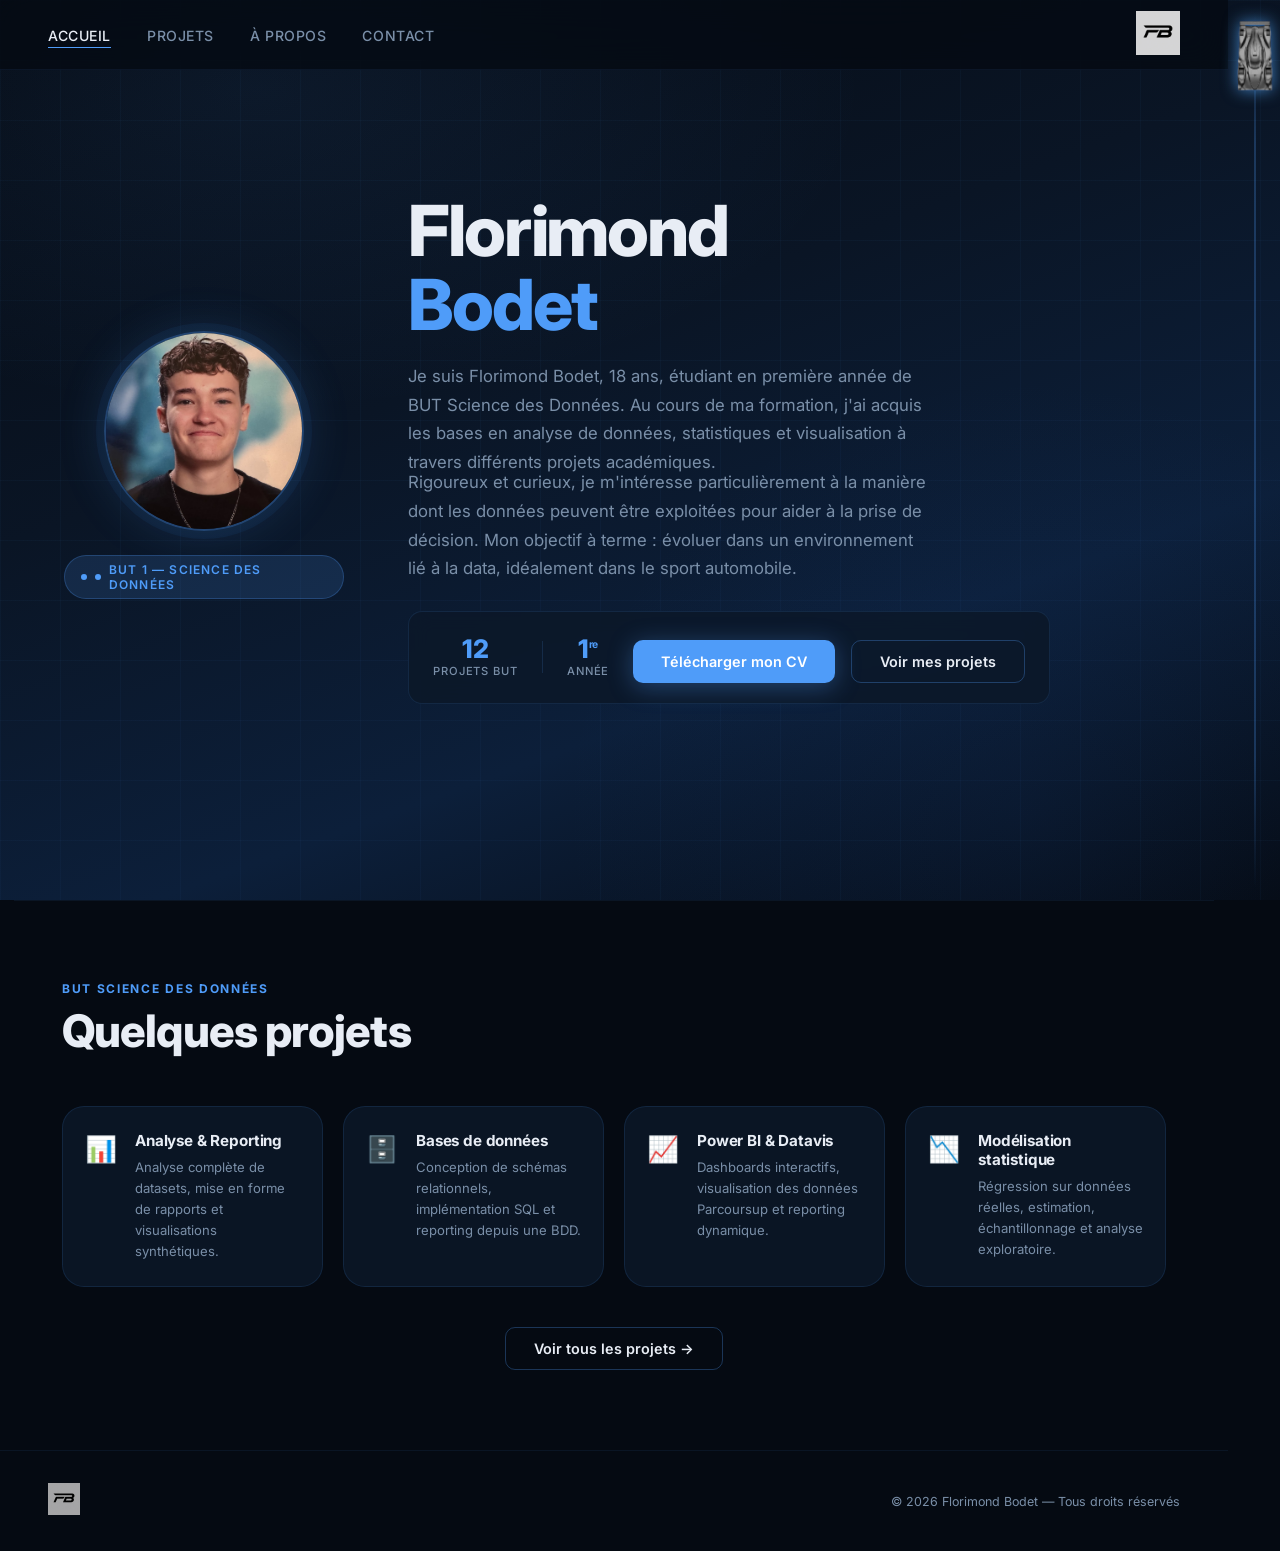
<file: index.html>
<!DOCTYPE html>
<html lang="fr">
<head>
<meta charset="UTF-8">
<meta name="viewport" content="width=device-width, initial-scale=1.0">
<title>Accueil — Florimond Bodet</title>
<link rel="stylesheet" href="style.css">
<link rel="preconnect" href="https://fonts.googleapis.com">
<link href="https://fonts.googleapis.com/css2?family=Inter:wght@400;500;600;700;800&display=swap" rel="stylesheet">
</head>
<body>

<div class="bg-layer"></div>
<div class="bg-grid"></div>

<!-- SCROLLBAR VOITURE -->
<div class="car-scrollbar">
    <div class="car-track"></div>
    <div class="car-track-progress"></div>
    <img src="image_lmp2.png" class="car-thumb" alt="LMP2">
</div>

<!-- NAV -->
<nav id="main-nav">
    <ul class="nav-links">
        <li><a href="index.html" class="active">Accueil</a></li>
        <li><a href="projets.html">Projets</a></li>
        <li><a href="apropos.html">À propos</a></li>
        <li><a href="contact.html">Contact</a></li>
    </ul>
    <div class="nav-logo">
        <img src="FB_Logo_Black.png" alt="FB Logo">
    </div>
</nav>

<!-- HERO -->
<header id="hero">
    <div class="hero-inner">

        <!-- Colonne gauche : photo -->
        <div class="hero-left reveal">
            <div class="hero-photo-wrap">
                <img src="IMG_7361.jpg" class="hero-photo" alt="Florimond Bodet"
                     onerror="this.parentElement.innerHTML='<div class=\'photo-placeholder\'>FB</div>'">
            </div>
            <div class="hero-tag">
                <span class="tag-dot"></span>
                BUT 1 — Science des Données
            </div>
        </div>

        <!-- Colonne droite : texte -->
        <div class="hero-right reveal" style="transition-delay:0.1s">
            <h1>Florimond<br><span>Bodet</span></h1>

            <p class="hero-desc">
                Je suis Florimond Bodet, 18 ans, étudiant en première année de BUT Science des Données.
                Au cours de ma formation, j'ai acquis les bases en analyse de données, statistiques
                et visualisation à travers différents projets académiques.
            </p>

            <p class="hero-desc" style="margin-top: -8px;">
                Rigoureux et curieux, je m'intéresse particulièrement à la manière dont les données
                peuvent être exploitées pour aider à la prise de décision. Mon objectif à terme :
                évoluer dans un environnement lié à la data, idéalement dans le sport automobile.
            </p>

            <div class="hero-stats">
                <div class="stat-item">
                    <span class="stat-num">12</span>
                    <span class="stat-label">Projets BUT</span>
                </div>
                <div class="stat-sep"></div>
                <div class="stat-item">
                    <span class="stat-num">1<sup>re</sup></span>
                    <span class="stat-label">Année</span>
                </div>
            

            <div class="hero-actions">
                <a href="CV Florimond Bodet été2026 v1.pdf" class="btn btn-primary">Télécharger mon CV</a>
                <a href="projets.html" class="btn btn-ghost">Voir mes projets</a>
            </div>
        </div>

    </div>
</header>

<!-- SECTION : aperçu projets -->
<section class="section home-projects-section">
    <div class="section-header reveal">
        <span class="section-label">BUT Science des Données</span>
        <h2>Quelques projets</h2>
    </div>
    <div class="home-projects-grid">
        <div class="home-project-card reveal">
            <div class="hpc-icon">📊</div>
            <div class="hpc-body">
                <h3>Analyse & Reporting</h3>
                <p>Analyse complète de datasets, mise en forme de rapports et visualisations synthétiques.</p>
            </div>
        </div>
        <div class="home-project-card reveal" style="transition-delay:0.07s">
            <div class="hpc-icon">🗄️</div>
            <div class="hpc-body">
                <h3>Bases de données</h3>
                <p>Conception de schémas relationnels, implémentation SQL et reporting depuis une BDD.</p>
            </div>
        </div>
        <div class="home-project-card reveal" style="transition-delay:0.14s">
            <div class="hpc-icon">📈</div>
            <div class="hpc-body">
                <h3>Power BI & Datavis</h3>
                <p>Dashboards interactifs, visualisation des données Parcoursup et reporting dynamique.</p>
            </div>
        </div>
        <div class="home-project-card reveal" style="transition-delay:0.21s">
            <div class="hpc-icon">📉</div>
            <div class="hpc-body">
                <h3>Modélisation statistique</h3>
                <p>Régression sur données réelles, estimation, échantillonnage et analyse exploratoire.</p>
            </div>
        </div>
    </div>
    <div class="home-projects-cta reveal">
        <a href="projets.html" class="btn btn-ghost">Voir tous les projets →</a>
    </div>
</section>

<!-- FOOTER -->
<footer>
    <div class="footer-logo">
        <img src="FB_Logo_Black.png" alt="FB">
    </div>
    <span class="footer-copy">© 2026 Florimond Bodet — Tous droits réservés</span>
</footer>

<script src="scrollbar.js"></script>
<script>
const reveals = document.querySelectorAll('.reveal');
const obs = new IntersectionObserver(entries => {
    entries.forEach(e => { if (e.isIntersecting) e.target.classList.add('visible'); });
}, { threshold: 0.1 });
reveals.forEach(el => obs.observe(el));
</script>
</body>
</html>
</file>
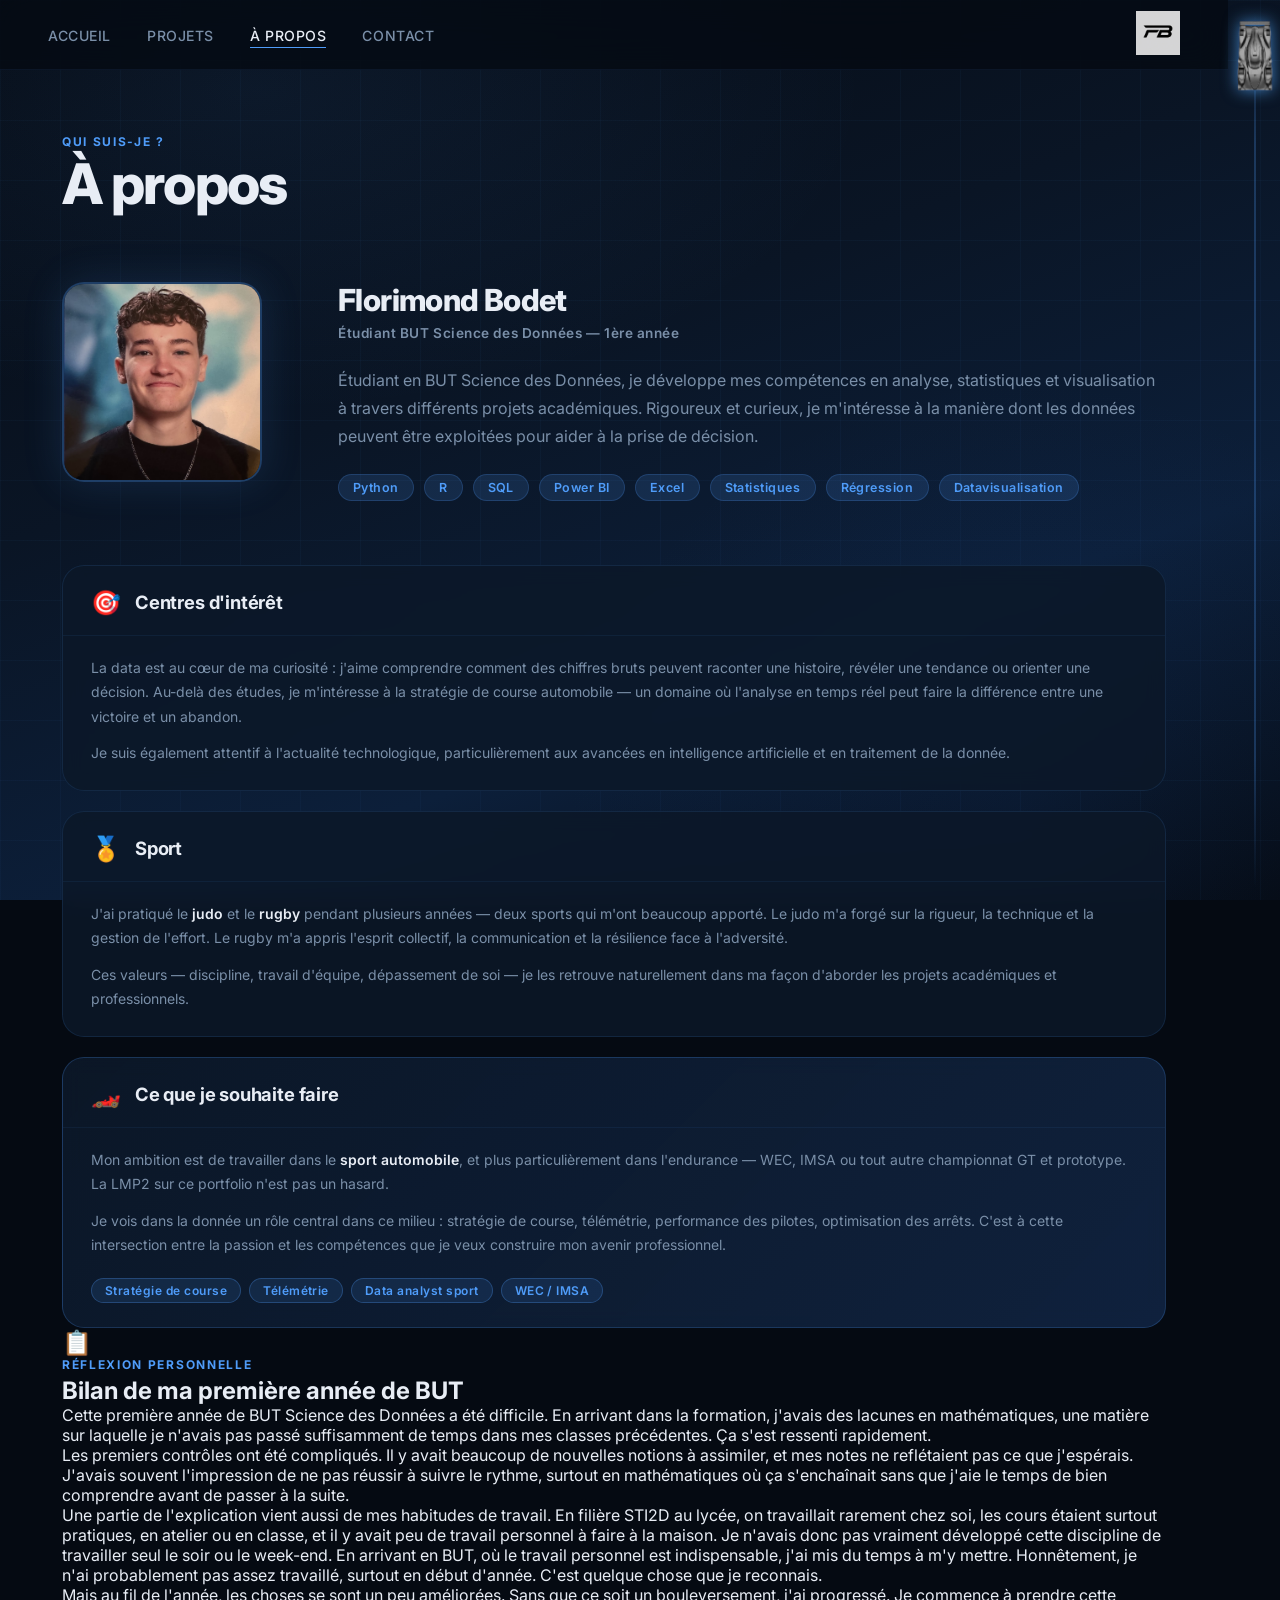
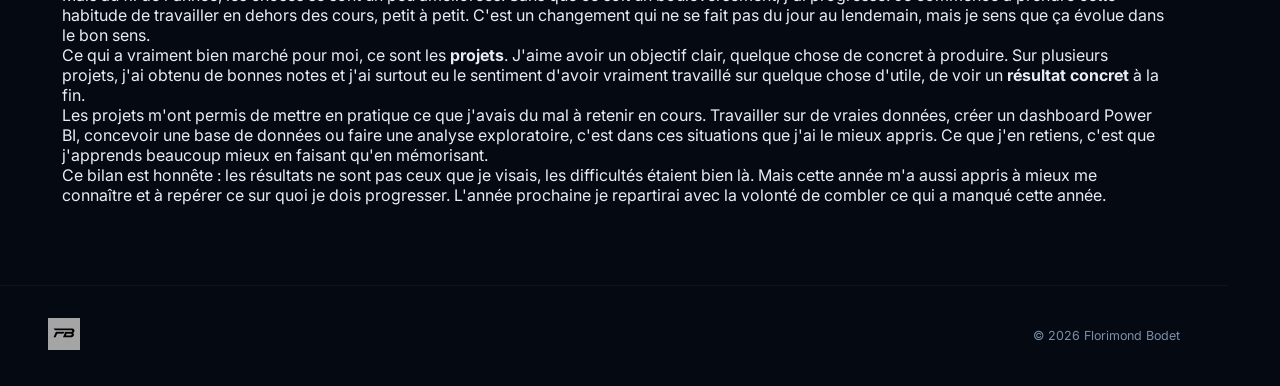
<file: apropos.html>
<!DOCTYPE html>
<html lang="fr">
<head>
<meta charset="UTF-8">
<meta name="viewport" content="width=device-width, initial-scale=1.0">
<title>À propos — Florimond Bodet</title>
<link rel="stylesheet" href="style.css">
<link rel="preconnect" href="https://fonts.googleapis.com">
<link href="https://fonts.googleapis.com/css2?family=Inter:wght@400;500;600;700;800&display=swap" rel="stylesheet">
</head>
<body>

<div class="bg-layer"></div>
<div class="bg-grid"></div>

<div class="car-scrollbar">
    <div class="car-track"></div>
    <div class="car-track-progress"></div>
    <img src="image_lmp2.png" class="car-thumb" alt="LMP2">
</div>

<nav id="main-nav">
    <ul class="nav-links">
        <li><a href="index.html">Accueil</a></li>
        <li><a href="projets.html">Projets</a></li>
        <li><a href="apropos.html" class="active">À propos</a></li>
        <li><a href="contact.html">Contact</a></li>
    </ul>
    <div class="nav-logo"><img src="FB_Logo_Black.png" alt="FB Logo"></div>
</nav>

<header class="small-hero">
    <span class="section-label">Qui suis-je ?</span>
    <h1>À propos</h1>
</header>

<section class="section about-page" style="padding-top:24px;">

    <!-- Bloc identité -->
    <div class="about-identity reveal">
        <div class="about-photo-wrap">
            <img src="IMG_7361.jpg" class="about-photo" alt="Florimond Bodet"
                 onerror="this.parentElement.innerHTML='<div class=\'photo-placeholder-lg\'>FB</div>'">
        </div>

        <div class="about-bio">
            <h2>Florimond Bodet</h2>
            <p class="about-role">Étudiant BUT Science des Données — 1ère année</p>

            <p>
                Étudiant en BUT Science des Données, je développe mes compétences en analyse,
                statistiques et visualisation à travers différents projets académiques.
                Rigoureux et curieux, je m'intéresse à la manière dont les données peuvent
                être exploitées pour aider à la prise de décision.
            </p>

            <div class="skills-row">
                <span class="skill-pill">Python</span>
                <span class="skill-pill">R</span>
                <span class="skill-pill">SQL</span>
                <span class="skill-pill">Power BI</span>
                <span class="skill-pill">Excel</span>
                <span class="skill-pill">Statistiques</span>
                <span class="skill-pill">Régression</span>
                <span class="skill-pill">Datavisualisation</span>
            </div>
        </div>
    </div>

    <!-- TROIS BLOCS : centres d'intérêt / sport / futur -->
    <div class="about-blocks reveal" style="transition-delay:0.1s;">

        <!-- Centres d'intérêt -->
        <div class="about-block">
            <div class="about-block-header">
                <span class="about-block-icon">🎯</span>
                <h2>Centres d'intérêt</h2>
            </div>
            <div class="about-block-content">
                <p>
                    La data est au cœur de ma curiosité : j'aime comprendre comment des chiffres
                    bruts peuvent raconter une histoire, révéler une tendance ou orienter une décision.
                    Au-delà des études, je m'intéresse à la stratégie de course automobile — un domaine
                    où l'analyse en temps réel peut faire la différence entre une victoire et un abandon.
                </p>
                <p>
                    Je suis également attentif à l'actualité technologique, particulièrement aux
                    avancées en intelligence artificielle et en traitement de la donnée.
                </p>
            </div>
        </div>

        <!-- Sport -->
        <div class="about-block">
            <div class="about-block-header">
                <span class="about-block-icon">🏅</span>
                <h2>Sport</h2>
            </div>
            <div class="about-block-content">
                <p>
                    J'ai pratiqué le <strong>judo</strong> et le <strong>rugby</strong> pendant plusieurs années —
                    deux sports qui m'ont beaucoup apporté. Le judo m'a forgé sur la rigueur,
                    la technique et la gestion de l'effort. Le rugby m'a appris l'esprit collectif,
                    la communication et la résilience face à l'adversité.
                </p>
                <p>
                    Ces valeurs — discipline, travail d'équipe, dépassement de soi — je les retrouve
                    naturellement dans ma façon d'aborder les projets académiques et professionnels.
                </p>
            </div>
        </div>

        <!-- Futur -->
        <div class="about-block about-block--accent">
            <div class="about-block-header">
                <span class="about-block-icon">🏎️</span>
                <h2>Ce que je souhaite faire</h2>
            </div>
            <div class="about-block-content">
                <p>
                    Mon ambition est de travailler dans le <strong>sport automobile</strong>, et plus
                    particulièrement dans l'endurance — WEC, IMSA ou tout autre championnat GT et
                    prototype. La LMP2 sur ce portfolio n'est pas un hasard.
                </p>
                <p>
                    Je vois dans la donnée un rôle central dans ce milieu : stratégie de course,
                    télémétrie, performance des pilotes, optimisation des arrêts. C'est à cette
                    intersection entre la passion et les compétences que je veux construire
                    mon avenir professionnel.
                </p>
                <div class="future-pills">
                    <span class="future-pill">Stratégie de course</span>
                    <span class="future-pill">Télémétrie</span>
                    <span class="future-pill">Data analyst sport</span>
                    <span class="future-pill">WEC / IMSA</span>
                </div>
            </div>
        </div>

    </div>

    <!-- BILAN PREMIÈRE ANNÉE -->
    <div class="about-bilan reveal" style="transition-delay:0.15s;">
        <div class="bilan-header">
            <span class="about-block-icon">📋</span>
            <div>
                <span class="section-label" style="display:block; margin-bottom:4px;">Réflexion personnelle</span>
                <h2>Bilan de ma première année de BUT</h2>
            </div>
        </div>

        <div class="bilan-body">

            <div class="bilan-text">
                <p>
                    Cette première année de BUT Science des Données a été difficile. En arrivant dans la
                    formation, j'avais des lacunes en mathématiques, une matière sur laquelle je n'avais
                    pas passé suffisamment de temps dans mes classes précédentes. Ça s'est ressenti rapidement.
                </p>
                <p>
                    Les premiers contrôles ont été compliqués. Il y avait beaucoup de nouvelles notions à
                    assimiler, et mes notes ne reflétaient pas ce que j'espérais. J'avais
                    souvent l'impression de ne pas réussir à suivre le rythme, surtout en mathématiques où ça
                    s'enchaînait sans que j'aie le temps de bien comprendre avant de passer à la suite.
                </p>
                <p>
                    Une partie de l'explication vient aussi de mes habitudes de travail. En filière STI2D
                    au lycée, on travaillait rarement chez soi, les cours étaient surtout pratiques, en
                    atelier ou en classe, et il y avait peu de travail personnel à faire à la maison. Je
                    n'avais donc pas vraiment développé cette discipline de travailler seul le soir ou le
                    week-end. En arrivant en BUT, où le travail personnel est indispensable, j'ai mis du
                    temps à m'y mettre. Honnêtement, je n'ai probablement pas assez travaillé, surtout en
                    début d'année. C'est quelque chose que je reconnais.
                </p>
                <p>
                    Mais au fil de l'année, les choses se sont un peu améliorées. Sans que ce soit un
                    bouleversement, j'ai progressé. Je commence à prendre cette habitude de travailler en
                    dehors des cours, petit à petit. C'est un changement qui ne se fait pas du jour au
                    lendemain, mais je sens que ça évolue dans le bon sens.
                </p>
                <p>
                    Ce qui a vraiment bien marché pour moi, ce sont les <strong>projets</strong>. J'aime
                    avoir un objectif clair, quelque chose de concret à produire. Sur plusieurs projets,
                    j'ai obtenu de bonnes notes et j'ai surtout eu le sentiment d'avoir vraiment travaillé
                    sur quelque chose d'utile, de voir un <strong>résultat concret</strong> à la fin.
                </p>
                <p>
                    Les projets m'ont permis de mettre en pratique ce que j'avais du mal à retenir en cours.
                    Travailler sur de vraies données, créer un dashboard Power BI, concevoir une base de
                    données ou faire une analyse exploratoire, c'est dans ces situations que j'ai le mieux
                    appris. Ce que j'en retiens, c'est que j'apprends beaucoup mieux en faisant qu'en mémorisant.
                </p>
                <p>
                    Ce bilan est honnête : les résultats ne sont pas ceux que je visais, les difficultés
                    étaient bien là. Mais cette année m'a aussi appris à mieux me connaître et à repérer
                    ce sur quoi je dois progresser. L'année prochaine je repartirai avec la volonté de combler
                    ce qui a manqué cette année.
                </p>
            </div>
        </div>
    </div>

</section>

<footer>
    <div class="footer-logo"><img src="FB_Logo_Black.png" alt="FB"></div>
    <span class="footer-copy">© 2026 Florimond Bodet</span>
</footer>

<script src="scrollbar.js"></script>
<script>
const reveals = document.querySelectorAll('.reveal');
const obs = new IntersectionObserver(entries => {
    entries.forEach(e => { if (e.isIntersecting) e.target.classList.add('visible'); });
}, { threshold: 0.1 });
reveals.forEach(el => obs.observe(el));
</script>
</body>
</html>
</file>
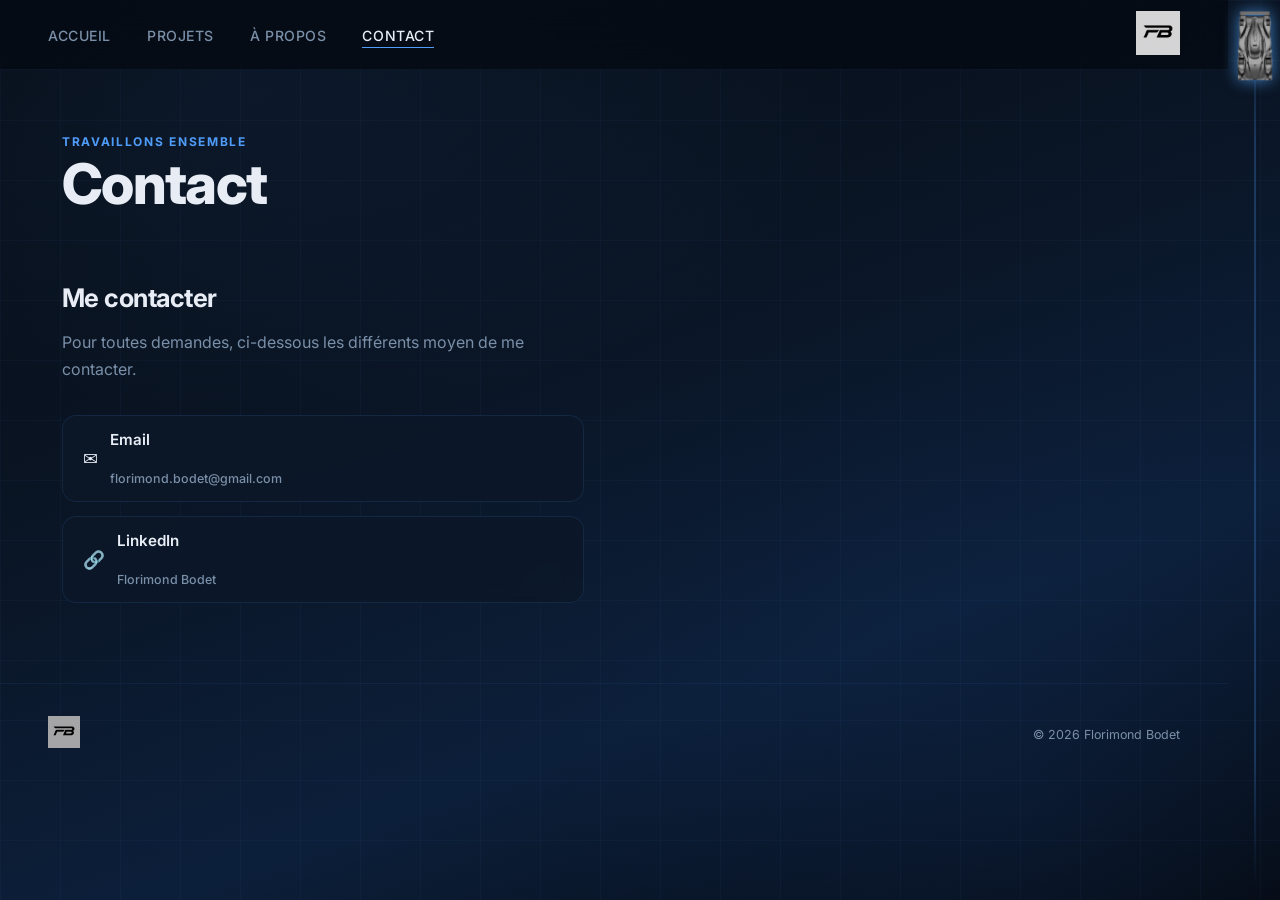
<file: contact.html>
<!DOCTYPE html>
<html lang="fr">
<head>
<meta charset="UTF-8">
<meta name="viewport" content="width=device-width, initial-scale=1.0">
<title>Contact — Florimond Bodet</title>
<link rel="stylesheet" href="style.css">
<link rel="preconnect" href="https://fonts.googleapis.com">
<link href="https://fonts.googleapis.com/css2?family=Inter:wght@400;500;600;700;800&display=swap" rel="stylesheet">
</head>
<body>

<div class="bg-layer"></div>
<div class="bg-grid"></div>

<div class="car-scrollbar">
    <div class="car-track"></div>
    <div class="car-track-progress"></div>
    <img src="image_lmp2.png" class="car-thumb" alt="LMP2">
</div>

<nav id="main-nav">
    <ul class="nav-links">
        <li><a href="index.html">Accueil</a></li>
        <li><a href="projets.html">Projets</a></li>
        <li><a href="apropos.html">À propos</a></li>
        <li><a href="contact.html" class="active">Contact</a></li>
    </ul>
    <div class="nav-logo"><img src="FB_Logo_Black.png" alt="FB Logo"></div>
</nav>

<header class="small-hero">
    <span class="section-label">Travaillons ensemble</span>
    <h1>Contact</h1>
</header>

<section class="section" style="padding-top:24px;">
    <div class="contact-layout reveal">

        <div class="contact-info">
            <h2>Me contacter</h2>
            <p>
            Pour toutes demandes, ci-dessous les différents moyen de me contacter.
            </p>
            <div class="contact-links">
                <a href="mailto:florimond.bodet@gmail.com">
                    <span class="link-icon">✉️</span>
                    <span>
                        <strong>Email</strong><br>
                        <small>florimond.bodet@gmail.com</small>
                    </span>
                </a>
                <a href="https://www.linkedin.com/in/florimond-bodet-532749394/?skipRedirect=true" target="_blank">
                    <span class="link-icon">🔗</span>
                    <span>
                        <strong>LinkedIn</strong><br>
                        <small>Florimond Bodet</small>
                    </span>
                </a>
            </div>
        </div>

    </div>
</section>

<footer>
    <div class="footer-logo"><img src="FB_Logo_Black.png" alt="FB"></div>
    <span class="footer-copy">© 2026 Florimond Bodet</span>
</footer>

<script src="scrollbar.js"></script>
<script>
const reveals = document.querySelectorAll('.reveal');
const obs = new IntersectionObserver(entries => {
    entries.forEach(e => { if (e.isIntersecting) e.target.classList.add('visible'); });
}, { threshold: 0.1 });
reveals.forEach(el => obs.observe(el));
</script>
</body>
</html>
</file>
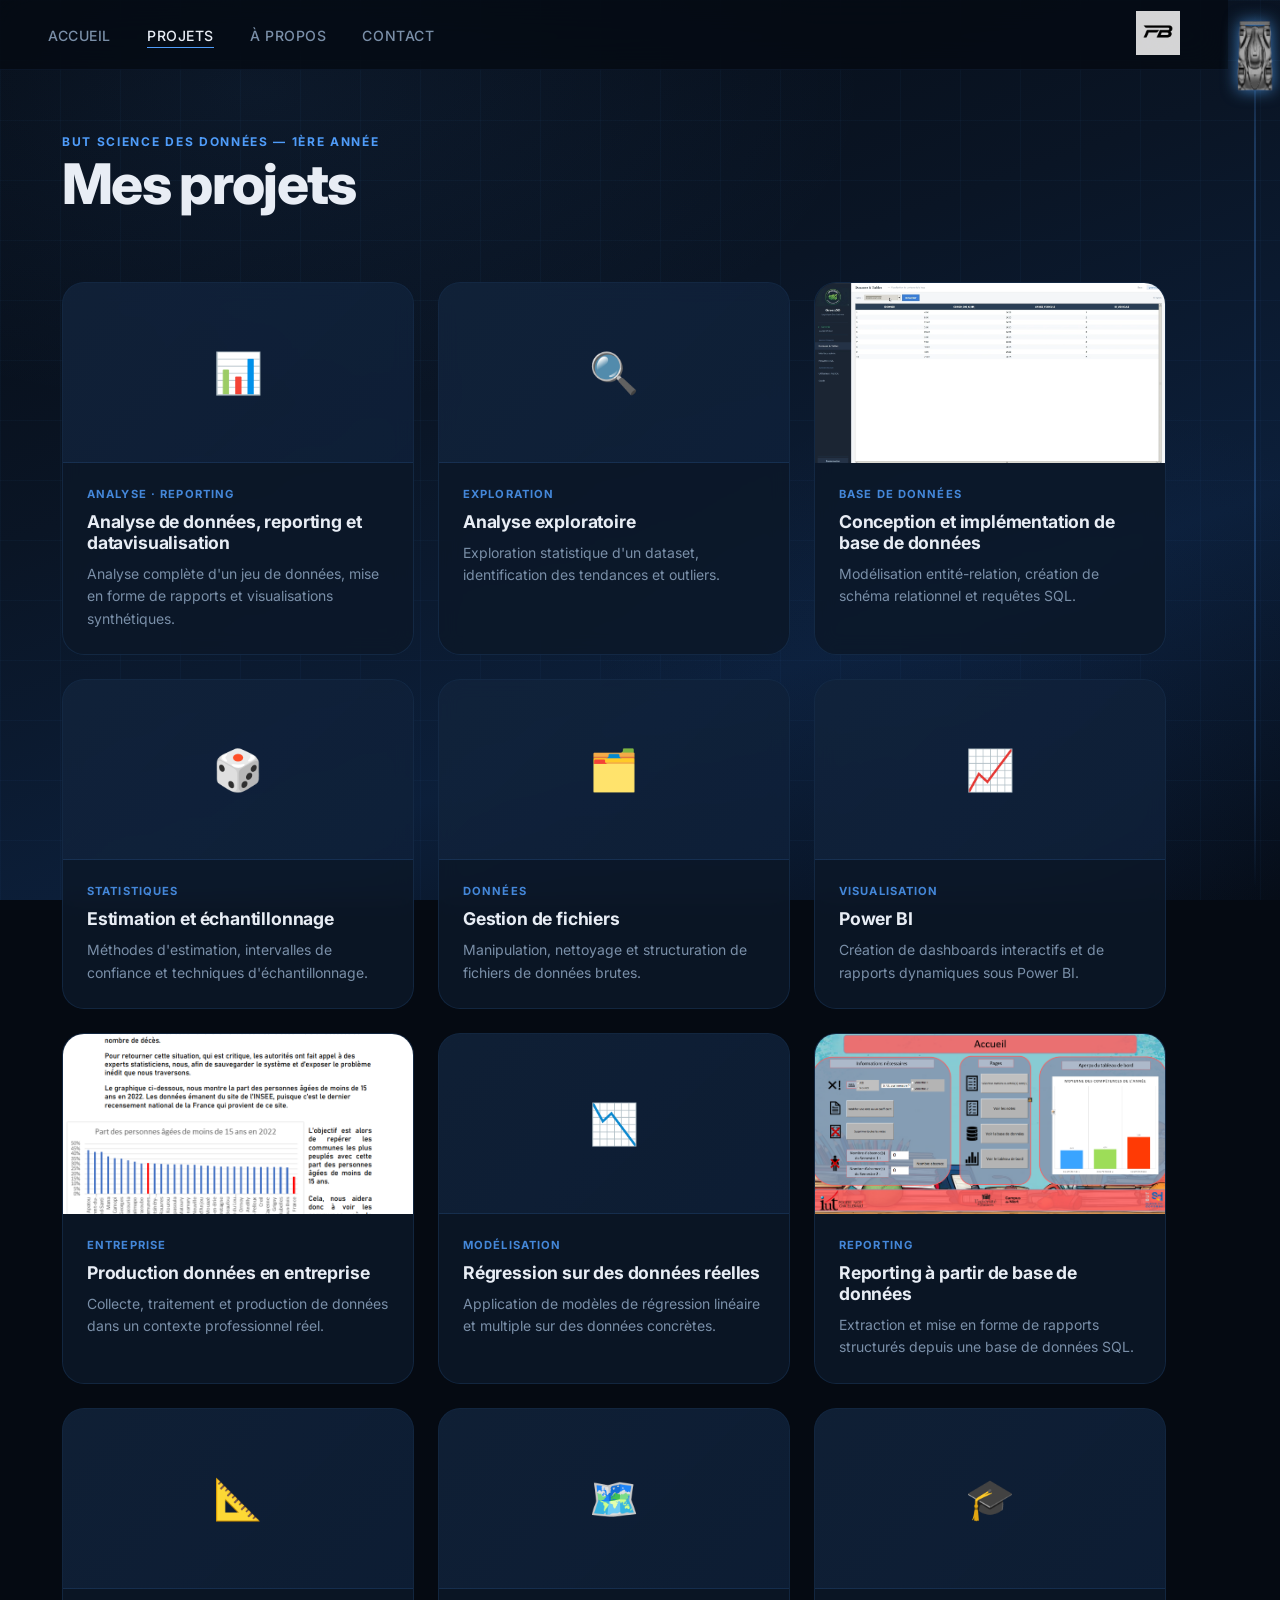
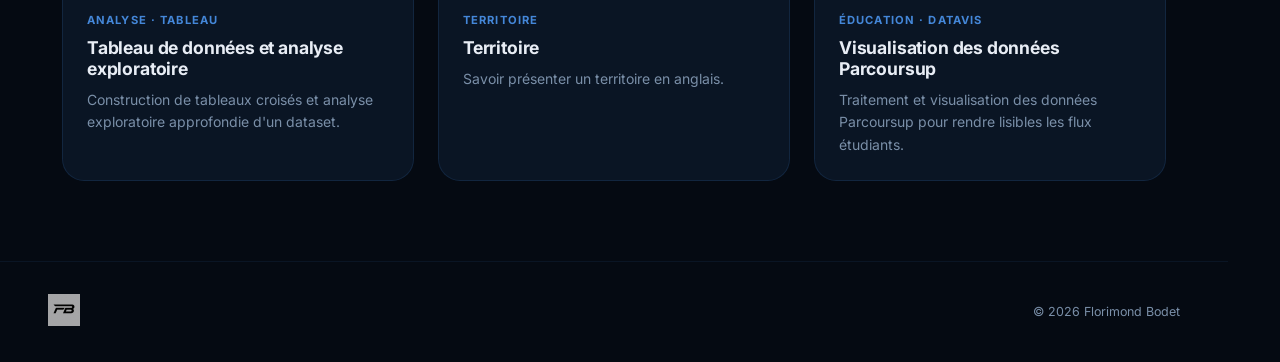
<file: projets.html>
<!DOCTYPE html>
<html lang="fr">
<head>
<meta charset="UTF-8">
<meta name="viewport" content="width=device-width, initial-scale=1.0">
<title>Projets — Florimond Bodet</title>
<link rel="stylesheet" href="style.css">
<link rel="preconnect" href="https://fonts.googleapis.com">
<link href="https://fonts.googleapis.com/css2?family=Inter:wght@400;500;600;700;800&display=swap" rel="stylesheet">
</head>
<body>

<div class="bg-layer"></div>
<div class="bg-grid"></div>

<div class="car-scrollbar">
    <div class="car-track"></div>
    <div class="car-track-progress"></div>
    <img src="image_lmp2.png" class="car-thumb" alt="LMP2">
</div>

<nav id="main-nav">
    <ul class="nav-links">
        <li><a href="index.html">Accueil</a></li>
        <li><a href="projets.html" class="active">Projets</a></li>
        <li><a href="apropos.html">À propos</a></li>
        <li><a href="contact.html">Contact</a></li>
    </ul>
    <div class="nav-logo"><img src="FB_Logo_Black.png" alt="FB Logo"></div>
</nav>

<header class="small-hero">
    <span class="section-label">BUT Science des Données — 1ère année</span>
    <h1>Mes projets</h1>
</header>

<section class="section" style="padding-top:24px;">
    <div class="but-grid">

        <div class="but-card reveal">
            <div class="project-img-placeholder">📊</div>
            <div class="but-card-body">
                <span class="but-card-tag">Analyse · Reporting</span>
                <h3>Analyse de données, reporting et datavisualisation</h3>
                <p>Analyse complète d'un jeu de données, mise en forme de rapports et visualisations synthétiques.</p>
            </div>
        </div>

        <div class="but-card reveal" style="transition-delay:.06s">
            <div class="project-img-placeholder">🔍</div>
            <div class="but-card-body">
                <span class="but-card-tag">Exploration</span>
                <h3>Analyse exploratoire</h3>
                <p>Exploration statistique d'un dataset, identification des tendances et outliers.</p>
            </div>
        </div>

        <div class="but-card reveal" style="transition-delay:.12s">            
            <img src="conception_implementation_bd.png" class="project-img" alt="Conception et implémentation de base de données">
            <div class="but-card-body">
                <span class="but-card-tag">Base de données</span>
                <h3>Conception et implémentation de base de données</h3>
                <p>Modélisation entité-relation, création de schéma relationnel et requêtes SQL.</p>
            </div>
        </div>

        <div class="but-card reveal" style="transition-delay:.18s">
            <div class="project-img-placeholder">🎲</div>
            <div class="but-card-body">
                <span class="but-card-tag">Statistiques</span>
                <h3>Estimation et échantillonnage</h3>
                <p>Méthodes d'estimation, intervalles de confiance et techniques d'échantillonnage.</p>
            </div>
        </div>

        <div class="but-card reveal" style="transition-delay:.24s">
            <div class="project-img-placeholder">🗂️</div>
            <div class="but-card-body">
                <span class="but-card-tag">Données</span>
                <h3>Gestion de fichiers</h3>
                <p>Manipulation, nettoyage et structuration de fichiers de données brutes.</p>
            </div>
        </div>

        <div class="but-card reveal" style="transition-delay:.30s">
            <div class="project-img-placeholder">📈</div>
            <div class="but-card-body">
                <span class="but-card-tag">Visualisation</span>
                <h3>Power BI</h3>
                <p>Création de dashboards interactifs et de rapports dynamiques sous Power BI.</p>
            </div>
        </div>

        <div class="but-card reveal" style="transition-delay:.36s">
            <img src="production_données_entreprise.png" class="project-img" alt="Production de données en entreprise">
            <div class="but-card-body">
                <span class="but-card-tag">Entreprise</span>
                <h3>Production données en entreprise</h3>
                <p>Collecte, traitement et production de données dans un contexte professionnel réel.</p>
            </div>
        </div>

        <div class="but-card reveal" style="transition-delay:.42s">
            <div class="project-img-placeholder">📉</div>
            <div class="but-card-body">
                <span class="but-card-tag">Modélisation</span>
                <h3>Régression sur des données réelles</h3>
                <p>Application de modèles de régression linéaire et multiple sur des données concrètes.</p>
            </div>
        </div>

        <div class="but-card reveal" style="transition-delay:.48s">
            <img src="reporting_bd.png" class="project-img" alt="Reporting à partir d'une base de données">
            <div class="but-card-body">
                <span class="but-card-tag">Reporting</span>
                <h3>Reporting à partir de base de données</h3>
                <p>Extraction et mise en forme de rapports structurés depuis une base de données SQL.</p>
            </div>
        </div>

        <div class="but-card reveal" style="transition-delay:.54s">
            <div class="project-img-placeholder">📐</div>
            <div class="but-card-body">
                <span class="but-card-tag">Analyse · Tableau</span>
                <h3>Tableau de données et analyse exploratoire</h3>
                <p>Construction de tableaux croisés et analyse exploratoire approfondie d'un dataset.</p>
            </div>
        </div>

        <div class="but-card reveal" style="transition-delay:.60s">
            <div class="project-img-placeholder">🗺️</div>
            <div class="but-card-body">
                <span class="but-card-tag">Territoire</span>
                <h3>Territoire</h3>
                <p>Savoir présenter un territoire en anglais.</p>
            </div>
        </div>

        <div class="but-card reveal" style="transition-delay:.66s">
            <div class="project-img-placeholder">🎓</div>
            <div class="but-card-body">
                <span class="but-card-tag">Éducation · Datavis</span>
                <h3>Visualisation des données Parcoursup</h3>
                <p>Traitement et visualisation des données Parcoursup pour rendre lisibles les flux étudiants.</p>
            </div>
        </div>

    </div>
</section>

<footer>
    <div class="footer-logo"><img src="FB_Logo_Black.png" alt="FB"></div>
    <span class="footer-copy">© 2026 Florimond Bodet</span>
</footer>

<script src="scrollbar.js"></script>
<script>
const reveals = document.querySelectorAll('.reveal');
const obs = new IntersectionObserver(entries => {
    entries.forEach(e => { if (e.isIntersecting) e.target.classList.add('visible'); });
}, { threshold: 0.1 });
reveals.forEach(el => obs.observe(el));
</script>
</body>
</html>
</file>
<file: style.css>
/* ============================
   RESET & BASE
============================ */
*, *::before, *::after {
    margin: 0;
    padding: 0;
    box-sizing: border-box;
}

:root {
    --bg-deep:    #050a12;
    --bg-mid:     #0c1829;
    --accent:     #4f9cf9;
    --accent-dim: rgba(79,156,249,0.15);
    --accent-glow:rgba(79,156,249,0.35);
    --text:       #e8edf5;
    --muted:      #7a8fa8;
    --card-bg:    rgba(12,24,41,0.85);
    --card-border:rgba(79,156,249,0.12);
    --nav-h:      70px;
    --radius:     14px;
    --radius-lg:  22px;
}

html {
    scroll-behavior: smooth;
    overflow-x: hidden;
}

body {
    font-family: 'Inter', 'Segoe UI', system-ui, sans-serif;
    color: var(--text);
    background: var(--bg-deep);
    overflow-x: hidden;
    padding-right: 52px; /* room for scrollbar */
}

/* ============================
   ANIMATED BACKGROUND
============================ */
.bg-layer {
    position: fixed;
    inset: 0;
    z-index: -2;
    background:
        radial-gradient(ellipse 80% 60% at 20% 10%, rgba(79,156,249,0.08) 0%, transparent 60%),
        radial-gradient(ellipse 60% 80% at 80% 90%, rgba(30,80,160,0.10) 0%, transparent 60%),
        linear-gradient(160deg, #050a12 0%, #0a1525 40%, #0c1f3a 70%, #050a12 100%);
    animation: bgPulse 16s ease-in-out infinite alternate;
}

@keyframes bgPulse {
    0%   { filter: brightness(1)   hue-rotate(0deg); }
    50%  { filter: brightness(1.06) hue-rotate(8deg); }
    100% { filter: brightness(1)   hue-rotate(0deg); }
}

/* Moving grid */
.bg-grid {
    position: fixed;
    inset: 0;
    z-index: -1;
    background-image:
        linear-gradient(rgba(79,156,249,0.04) 1px, transparent 1px),
        linear-gradient(90deg, rgba(79,156,249,0.04) 1px, transparent 1px);
    background-size: 60px 60px;
    animation: gridMove 25s linear infinite;
    pointer-events: none;
}

@keyframes gridMove {
    from { transform: translateY(0); }
    to   { transform: translateY(60px); }
}

/* ============================
   SCROLLBAR VOITURE
============================ */
.car-scrollbar {
    position: fixed;
    right: 0;
    top: 0;
    width: 50px;
    height: 100vh;
    z-index: 1000;
    display: flex;
    flex-direction: column;
    align-items: center;
    pointer-events: none;
}

.car-track {
    position: absolute;
    top: 10px;
    bottom: 10px;
    left: 50%;
    transform: translateX(-50%);
    width: 2px;
    background: linear-gradient(to bottom,
        transparent,
        rgba(79,156,249,0.25) 15%,
        rgba(79,156,249,0.25) 85%,
        transparent
    );
    border-radius: 2px;
}

.car-track-progress {
    position: absolute;
    top: 10px;
    left: 50%;
    transform: translateX(-50%);
    width: 2px;
    background: linear-gradient(to bottom, var(--accent), rgba(79,156,249,0.5));
    border-radius: 2px;
    transition: height 0.05s linear;
}

.car-thumb {
    position: absolute;
    top: 10px;
    left: 50%;
    width: 36px;
    transform: translateX(-50%) translateY(0px);
    filter: drop-shadow(0 0 8px rgba(79,156,249,0.7)) brightness(1.1);
    transition: transform 0.05s linear;
    pointer-events: none;
    will-change: transform;
}

/* ============================
   NAV
============================ */
#main-nav {
    position: fixed;
    top: 0;
    left: 0;
    right: 52px;
    height: var(--nav-h);
    padding: 0 48px;
    display: flex;
    justify-content: space-between;
    align-items: center;
    background: rgba(5,10,18,0.75);
    backdrop-filter: blur(18px);
    -webkit-backdrop-filter: blur(18px);
    border-bottom: 1px solid rgba(79,156,249,0.08);
    z-index: 900;
    transition: background 0.3s;
}

.nav-links {
    display: flex;
    gap: 36px;
    list-style: none;
}

.nav-links a {
    color: var(--muted);
    text-decoration: none;
    font-size: 0.88rem;
    font-weight: 500;
    letter-spacing: 0.04em;
    text-transform: uppercase;
    transition: color 0.2s;
    position: relative;
    padding-bottom: 4px;
}

.nav-links a::after {
    content: '';
    position: absolute;
    bottom: 0;
    left: 0;
    width: 0;
    height: 1px;
    background: var(--accent);
    transition: width 0.25s ease;
}

.nav-links a:hover,
.nav-links a.active {
    color: var(--text);
}

.nav-links a:hover::after,
.nav-links a.active::after {
    width: 100%;
}

.nav-logo img {
    height: 44px;
    filter: invert(1) brightness(0.9);
    transition: filter 0.2s;
}
.nav-logo img:hover {
    filter: invert(1) brightness(1) drop-shadow(0 0 8px var(--accent));
}

/* ============================
   HERO
============================ */
#hero {
    min-height: 100vh;
    display: flex;
    align-items: center;
    justify-content: center;
    padding: calc(var(--nav-h) + 40px) 48px 80px;
    position: relative;
}

.hero-content {
    max-width: 680px;
    display: flex;
    flex-direction: column;
    gap: 20px;
}

.hero-tag {
    display: inline-flex;
    align-items: center;
    gap: 8px;
    font-size: 0.78rem;
    font-weight: 600;
    letter-spacing: 0.12em;
    text-transform: uppercase;
    color: var(--accent);
    background: var(--accent-dim);
    border: 1px solid rgba(79,156,249,0.25);
    border-radius: 999px;
    padding: 5px 16px;
    width: fit-content;
}

.hero-tag::before {
    content: '';
    width: 6px;
    height: 6px;
    border-radius: 50%;
    background: var(--accent);
    animation: blink 2s ease-in-out infinite;
}

@keyframes blink {
    0%, 100% { opacity: 1; }
    50%       { opacity: 0.2; }
}

.hero-content h1 {
    font-size: clamp(3rem, 7vw, 5.5rem);
    font-weight: 800;
    line-height: 1.05;
    letter-spacing: -0.03em;
    color: var(--text);
}

.hero-content h1 span {
    color: var(--accent);
}

.hero-desc {
    font-size: 1.05rem;
    line-height: 1.7;
    color: var(--muted);
    max-width: 520px;
}

.profile-img {
    width: 110px;
    height: 110px;
    border-radius: 50%;
    object-fit: cover;
    border: 2px solid rgba(79,156,249,0.3);
    box-shadow: 0 0 32px rgba(79,156,249,0.2);
}

.hero-actions {
    display: flex;
    gap: 16px;
    flex-wrap: wrap;
    margin-top: 8px;
}

.btn {
    display: inline-flex;
    align-items: center;
    gap: 8px;
    padding: 12px 28px;
    border-radius: 10px;
    font-size: 0.9rem;
    font-weight: 600;
    text-decoration: none;
    transition: all 0.22s ease;
    cursor: pointer;
    border: none;
}

.btn-primary {
    background: var(--accent);
    color: #fff;
    box-shadow: 0 4px 24px rgba(79,156,249,0.35);
}

.btn-primary:hover {
    background: #6aaeff;
    box-shadow: 0 6px 32px rgba(79,156,249,0.5);
    transform: translateY(-2px);
}

.btn-ghost {
    background: transparent;
    color: var(--text);
    border: 1px solid rgba(79,156,249,0.3);
}

.btn-ghost:hover {
    background: var(--accent-dim);
    border-color: var(--accent);
    transform: translateY(-2px);
}

/* ============================
   SECTION TITLES
============================ */
.section-header {
    display: flex;
    flex-direction: column;
    gap: 8px;
    margin-bottom: 48px;
}

.section-label {
    font-size: 0.75rem;
    font-weight: 700;
    letter-spacing: 0.14em;
    text-transform: uppercase;
    color: var(--accent);
}

.section-header h2 {
    font-size: clamp(1.8rem, 4vw, 2.8rem);
    font-weight: 800;
    letter-spacing: -0.02em;
    color: var(--text);
}

/* ============================
   SECTION WRAPPER
============================ */
.section {
    padding: 80px 48px;
    max-width: 1200px;
    margin: 0 auto;
}

/* small page hero */
.small-hero {
    padding: calc(var(--nav-h) + 60px) 48px 40px;
    max-width: 1200px;
    margin: 0 auto;
}

.small-hero h1 {
    font-size: clamp(2rem, 5vw, 3.5rem);
    font-weight: 800;
    letter-spacing: -0.03em;
}

.small-hero .section-label {
    font-size: 0.75rem;
    font-weight: 700;
    letter-spacing: 0.14em;
    text-transform: uppercase;
    color: var(--accent);
    margin-bottom: 8px;
}

/* ============================
   PROJECTS GRID
============================ */
.but-grid {
    display: grid;
    grid-template-columns: repeat(auto-fill, minmax(300px, 1fr));
    gap: 24px;
}

.but-card {
    background: var(--card-bg);
    border: 1px solid var(--card-border);
    border-radius: var(--radius-lg);
    overflow: hidden;
    transition: transform 0.25s ease, border-color 0.25s, box-shadow 0.25s;
    backdrop-filter: blur(10px);
}

.but-card:hover {
    transform: translateY(-6px);
    border-color: rgba(79,156,249,0.4);
    box-shadow: 0 16px 48px rgba(79,156,249,0.12);
}

.project-img {
    width: 100%;
    height: 180px;
    object-fit: cover;
    display: block;
    background: rgba(79,156,249,0.06);
}

.project-img-placeholder {
    width: 100%;
    height: 180px;
    display: flex;
    align-items: center;
    justify-content: center;
    background: linear-gradient(135deg, rgba(79,156,249,0.08), rgba(30,80,160,0.12));
    font-size: 2.5rem;
    color: var(--accent);
    border-bottom: 1px solid var(--card-border);
}

.but-card-body {
    padding: 24px;
    display: flex;
    flex-direction: column;
    gap: 10px;
}

.but-card-tag {
    font-size: 0.7rem;
    font-weight: 700;
    letter-spacing: 0.1em;
    text-transform: uppercase;
    color: var(--accent);
    opacity: 0.85;
}

.but-card h3 {
    font-size: 1.1rem;
    font-weight: 700;
    color: var(--text);
    letter-spacing: -0.01em;
}

.but-card p {
    font-size: 0.875rem;
    color: var(--muted);
    line-height: 1.6;
}

/* ============================
   ABOUT PAGE
============================ */
.about-grid {
    display: grid;
    grid-template-columns: 200px 1fr;
    gap: 60px;
    align-items: start;
}

.about-photo .profile-img {
    width: 180px;
    height: 180px;
}

.about-text h2 {
    font-size: 1.6rem;
    font-weight: 700;
    margin-bottom: 16px;
    letter-spacing: -0.02em;
}

.about-text p {
    color: var(--muted);
    line-height: 1.75;
    margin-bottom: 16px;
}

.skills-row {
    display: flex;
    flex-wrap: wrap;
    gap: 10px;
    margin-top: 24px;
}

.skill-pill {
    background: var(--accent-dim);
    border: 1px solid rgba(79,156,249,0.2);
    color: var(--accent);
    font-size: 0.78rem;
    font-weight: 600;
    padding: 5px 14px;
    border-radius: 999px;
    letter-spacing: 0.04em;
}

/* ============================
   CONTACT PAGE
============================ */
.contact-layout {
    display: grid;
    grid-template-columns: 1fr 1fr;
    gap: 60px;
    align-items: start;
}

.contact-info h2 {
    font-size: 1.6rem;
    font-weight: 700;
    margin-bottom: 16px;
    letter-spacing: -0.02em;
}

.contact-info p {
    color: var(--muted);
    line-height: 1.7;
    margin-bottom: 32px;
}

.contact-links {
    display: flex;
    flex-direction: column;
    gap: 14px;
}

.contact-links a {
    display: inline-flex;
    align-items: center;
    gap: 12px;
    color: var(--text);
    text-decoration: none;
    font-weight: 500;
    font-size: 0.95rem;
    padding: 14px 20px;
    background: var(--card-bg);
    border: 1px solid var(--card-border);
    border-radius: var(--radius);
    transition: all 0.22s;
    backdrop-filter: blur(10px);
}

.contact-links a:hover {
    border-color: rgba(79,156,249,0.4);
    background: var(--accent-dim);
    transform: translateX(6px);
}

.contact-links a .link-icon {
    font-size: 1.1rem;
}

/* ============================
   FOOTER
============================ */
footer {
    padding: 32px 48px;
    display: flex;
    justify-content: space-between;
    align-items: center;
    border-top: 1px solid rgba(79,156,249,0.08);
    margin-right: 0;
}

.footer-logo img {
    height: 32px;
    filter: invert(1) brightness(0.7);
}

.footer-copy {
    font-size: 0.78rem;
    color: var(--muted);
}

/* ============================
   DIVIDER
============================ */
.section-divider {
    width: 100%;
    height: 1px;
    background: linear-gradient(90deg, transparent, rgba(79,156,249,0.15), transparent);
    margin: 0 auto;
}

/* ============================
   ANIMATIONS REVEAL
============================ */
.reveal {
    opacity: 0;
    transform: translateY(28px);
    transition: opacity 0.55s ease, transform 0.55s ease;
}

.reveal.visible {
    opacity: 1;
    transform: translateY(0);
}

/* ============================
   RESPONSIVE
============================ */
@media (max-width: 768px) {
    body { padding-right: 44px; }

    #main-nav {
        right: 44px;
        padding: 0 20px;
    }

    .nav-links { gap: 18px; }
    .section { padding: 60px 20px; }
    .small-hero { padding: calc(var(--nav-h) + 40px) 20px 30px; }

    .about-grid { grid-template-columns: 1fr; gap: 32px; }
    .contact-layout { grid-template-columns: 1fr; }
    .but-grid { grid-template-columns: 1fr; }
}

/* ============================
   HERO — LAYOUT 2 COLONNES
============================ */
.hero-inner {
    display: grid;
    grid-template-columns: 280px 1fr;
    gap: 64px;
    align-items: center;
    max-width: 1100px;
    width: 100%;
}

.hero-left {
    display: flex;
    flex-direction: column;
    align-items: center;
    gap: 24px;
}

/* Zone photo accueil */
.hero-photo-wrap {
    width: 200px;
    height: 200px;
    border-radius: 50%;
    border: 2px solid rgba(79,156,249,0.35);
    box-shadow: 0 0 48px rgba(79,156,249,0.18), 0 0 0 8px rgba(79,156,249,0.06);
    overflow: hidden;
    background: rgba(12,24,41,0.8);
    display: flex;
    align-items: center;
    justify-content: center;
}

.hero-photo {
    width: 100%;
    height: 100%;
    object-fit: cover;
    display: block;
}

.photo-placeholder {
    font-size: 3rem;
    font-weight: 800;
    color: var(--accent);
    letter-spacing: -0.04em;
}

.hero-tag {
    display: inline-flex;
    align-items: center;
    gap: 8px;
    font-size: 0.75rem;
    font-weight: 600;
    letter-spacing: 0.1em;
    text-transform: uppercase;
    color: var(--accent);
    background: var(--accent-dim);
    border: 1px solid rgba(79,156,249,0.25);
    border-radius: 999px;
    padding: 6px 16px;
}

.tag-dot {
    width: 6px;
    height: 6px;
    border-radius: 50%;
    background: var(--accent);
    animation: blink 2s ease-in-out infinite;
    flex-shrink: 0;
}

@keyframes blink {
    0%, 100% { opacity: 1; }
    50%       { opacity: 0.2; }
}

/* Partie droite hero */
.hero-right h1 {
    font-size: clamp(2.8rem, 5.5vw, 5rem);
    font-weight: 800;
    line-height: 1.05;
    letter-spacing: -0.03em;
    color: var(--text);
    margin-bottom: 20px;
}

.hero-right h1 span {
    color: var(--accent);
}

/* Stats */
.hero-stats {
    display: flex;
    align-items: center;
    gap: 24px;
    margin: 28px 0 32px;
    padding: 20px 24px;
    background: var(--card-bg);
    border: 1px solid var(--card-border);
    border-radius: var(--radius);
    backdrop-filter: blur(10px);
    width: fit-content;
}

.stat-item {
    display: flex;
    flex-direction: column;
    align-items: center;
    gap: 2px;
}

.stat-num {
    font-size: 1.6rem;
    font-weight: 800;
    color: var(--accent);
    line-height: 1;
    letter-spacing: -0.02em;
}

.stat-num sup {
    font-size: 0.65rem;
    font-weight: 700;
}

.stat-label {
    font-size: 0.7rem;
    font-weight: 500;
    color: var(--muted);
    text-transform: uppercase;
    letter-spacing: 0.08em;
}

.stat-sep {
    width: 1px;
    height: 32px;
    background: rgba(79,156,249,0.15);
}

/* ============================
   SKILLS SECTION (accueil)
============================ */
.skills-section {
    border-top: 1px solid rgba(79,156,249,0.08);
}

.skills-grid {
    display: grid;
    grid-template-columns: repeat(auto-fill, minmax(240px, 1fr));
    gap: 20px;
}

.skill-card {
    background: var(--card-bg);
    border: 1px solid var(--card-border);
    border-radius: var(--radius-lg);
    padding: 28px 24px;
    backdrop-filter: blur(10px);
    transition: transform 0.25s, border-color 0.25s, box-shadow 0.25s;
}

.skill-card:hover {
    transform: translateY(-5px);
    border-color: rgba(79,156,249,0.35);
    box-shadow: 0 12px 40px rgba(79,156,249,0.1);
}

.skill-icon {
    font-size: 1.8rem;
    margin-bottom: 14px;
}

.skill-card h3 {
    font-size: 1rem;
    font-weight: 700;
    color: var(--text);
    margin-bottom: 8px;
    letter-spacing: -0.01em;
}

.skill-card p {
    font-size: 0.845rem;
    color: var(--muted);
    line-height: 1.6;
}

/* ============================
   ABOUT — IDENTITY BLOCK
============================ */
.about-identity {
    display: grid;
    grid-template-columns: 220px 1fr;
    gap: 56px;
    align-items: start;
    margin-bottom: 64px;
}

.about-photo-wrap {
    width: 200px;
    height: 200px;
    border-radius: var(--radius-lg);
    border: 2px solid rgba(79,156,249,0.3);
    box-shadow: 0 0 40px rgba(79,156,249,0.15);
    overflow: hidden;
    background: rgba(12,24,41,0.8);
    display: flex;
    align-items: center;
    justify-content: center;
}

.about-photo {
    width: 100%;
    height: 100%;
    object-fit: cover;
    display: block;
}

.photo-placeholder-lg {
    font-size: 3.5rem;
    font-weight: 800;
    color: var(--accent);
    letter-spacing: -0.04em;
}

.about-bio h2 {
    font-size: 1.9rem;
    font-weight: 800;
    letter-spacing: -0.02em;
    margin-bottom: 4px;
}

.about-role {
    font-size: 0.85rem;
    color: var(--accent);
    font-weight: 600;
    letter-spacing: 0.04em;
    margin-bottom: 20px !important;
}

.about-bio p {
    color: var(--muted);
    line-height: 1.75;
    margin-bottom: 16px;
}

/* ============================
   PASSIONS SECTION
============================ */
.passions-title {
    font-size: 1.5rem;
    font-weight: 800;
    letter-spacing: -0.02em;
    margin-bottom: 28px;
}

.passions-grid {
    display: flex;
    flex-direction: column;
    gap: 16px;
}

.passion-card {
    display: flex;
    gap: 20px;
    align-items: flex-start;
    background: var(--card-bg);
    border: 1px solid var(--card-border);
    border-radius: var(--radius-lg);
    padding: 24px 28px;
    backdrop-filter: blur(10px);
    transition: transform 0.22s, border-color 0.22s, box-shadow 0.22s;
}

.passion-card:hover {
    transform: translateX(6px);
    border-color: rgba(79,156,249,0.35);
    box-shadow: 0 8px 32px rgba(79,156,249,0.1);
}

.passion-icon {
    font-size: 2rem;
    flex-shrink: 0;
    margin-top: 2px;
}

.passion-body h3 {
    font-size: 1rem;
    font-weight: 700;
    color: var(--text);
    margin-bottom: 8px;
    letter-spacing: -0.01em;
}

.passion-body p {
    font-size: 0.875rem;
    color: var(--muted);
    line-height: 1.65;
}

/* ============================
   CONTACT ASIDE
============================ */
.contact-aside {
    display: flex;
    flex-direction: column;
    gap: 0;
}

.contact-card-info {
    background: var(--card-bg);
    border: 1px solid var(--card-border);
    border-radius: var(--radius-lg);
    padding: 28px;
    backdrop-filter: blur(10px);
}

.ccard-icon {
    font-size: 1.6rem;
    margin-bottom: 12px;
}

.contact-card-info h3 {
    font-size: 1rem;
    font-weight: 700;
    color: var(--text);
    margin-bottom: 10px;
}

.contact-card-info p {
    font-size: 0.875rem;
    color: var(--muted);
    line-height: 1.65;
}

/* contact links avec sous-titre */
.contact-links a strong {
    display: block;
    font-weight: 600;
    font-size: 0.95rem;
    color: var(--text);
}

.contact-links a small {
    font-size: 0.78rem;
    color: var(--muted);
}

/* ============================
   RESPONSIVE ADDITIONS
============================ */
@media (max-width: 900px) {
    .hero-inner {
        grid-template-columns: 1fr;
        gap: 36px;
        text-align: center;
    }
    .hero-left { align-items: center; }
    .hero-right h1 { text-align: center; }
    .hero-stats { margin: 20px auto 28px; }
    .hero-actions { justify-content: center; }
    .hero-desc { margin: 0 auto; }
}

@media (max-width: 768px) {
    .about-identity {
        grid-template-columns: 1fr;
        gap: 28px;
    }
    .about-photo-wrap {
        margin: 0 auto;
    }
    .skills-grid { grid-template-columns: 1fr 1fr; }
}

@media (max-width: 480px) {
    .skills-grid { grid-template-columns: 1fr; }
    .stat-num { font-size: 1.3rem; }
}

/* ============================
   HOME — APERÇU PROJETS
============================ */
.home-projects-section {
    border-top: 1px solid rgba(79,156,249,0.08);
}

.home-projects-grid {
    display: grid;
    grid-template-columns: repeat(auto-fill, minmax(260px, 1fr));
    gap: 20px;
    margin-bottom: 40px;
}

.home-project-card {
    display: flex;
    gap: 18px;
    align-items: flex-start;
    background: var(--card-bg);
    border: 1px solid var(--card-border);
    border-radius: var(--radius-lg);
    padding: 24px 22px;
    backdrop-filter: blur(10px);
    transition: transform 0.22s, border-color 0.22s, box-shadow 0.22s;
}

.home-project-card:hover {
    transform: translateY(-5px);
    border-color: rgba(79,156,249,0.35);
    box-shadow: 0 12px 40px rgba(79,156,249,0.1);
}

.hpc-icon {
    font-size: 1.6rem;
    flex-shrink: 0;
    margin-top: 2px;
}

.hpc-body h3 {
    font-size: 0.95rem;
    font-weight: 700;
    color: var(--text);
    margin-bottom: 7px;
    letter-spacing: -0.01em;
}

.hpc-body p {
    font-size: 0.82rem;
    color: var(--muted);
    line-height: 1.6;
}

.home-projects-cta {
    text-align: center;
}

/* ============================
   ABOUT — TROIS BLOCS
============================ */
.about-blocks {
    display: flex;
    flex-direction: column;
    gap: 20px;
}

.about-block {
    background: var(--card-bg);
    border: 1px solid var(--card-border);
    border-radius: var(--radius-lg);
    overflow: hidden;
    backdrop-filter: blur(10px);
    transition: border-color 0.22s, box-shadow 0.22s;
}

.about-block:hover {
    border-color: rgba(79,156,249,0.3);
    box-shadow: 0 8px 32px rgba(79,156,249,0.08);
}

/* Bloc futur : léger accent bleu */
.about-block--accent {
    border-color: rgba(79,156,249,0.22);
    background: linear-gradient(135deg, rgba(12,24,41,0.9), rgba(20,44,80,0.7));
}

.about-block--accent:hover {
    border-color: rgba(79,156,249,0.5);
    box-shadow: 0 8px 40px rgba(79,156,249,0.14);
}

.about-block-header {
    display: flex;
    align-items: center;
    gap: 14px;
    padding: 22px 28px 18px;
    border-bottom: 1px solid rgba(79,156,249,0.07);
}

.about-block-icon {
    font-size: 1.5rem;
    flex-shrink: 0;
}

.about-block-header h2 {
    font-size: 1.15rem;
    font-weight: 700;
    color: var(--text);
    letter-spacing: -0.01em;
    margin: 0;
}

.about-block-content {
    padding: 20px 28px 24px;
    display: flex;
    flex-direction: column;
    gap: 12px;
}

.about-block-content p {
    font-size: 0.875rem;
    color: var(--muted);
    line-height: 1.75;
    margin: 0;
}

.about-block-content strong {
    color: var(--text);
    font-weight: 600;
}

/* Pills futur */
.future-pills {
    display: flex;
    flex-wrap: wrap;
    gap: 8px;
    margin-top: 8px;
}

.future-pill {
    background: rgba(79,156,249,0.12);
    border: 1px solid rgba(79,156,249,0.28);
    color: var(--accent);
    font-size: 0.75rem;
    font-weight: 600;
    padding: 4px 13px;
    border-radius: 999px;
    letter-spacing: 0.04em;
}

/* ============================
   RESPONSIVE ABOUT BLOCKS
============================ */
@media (max-width: 768px) {
    .home-projects-grid { grid-template-columns: 1fr; }
    .about-block-header { padding: 18px 20px 14px; }
    .about-block-content { padding: 16px 20px 20px; }
}
</file>
